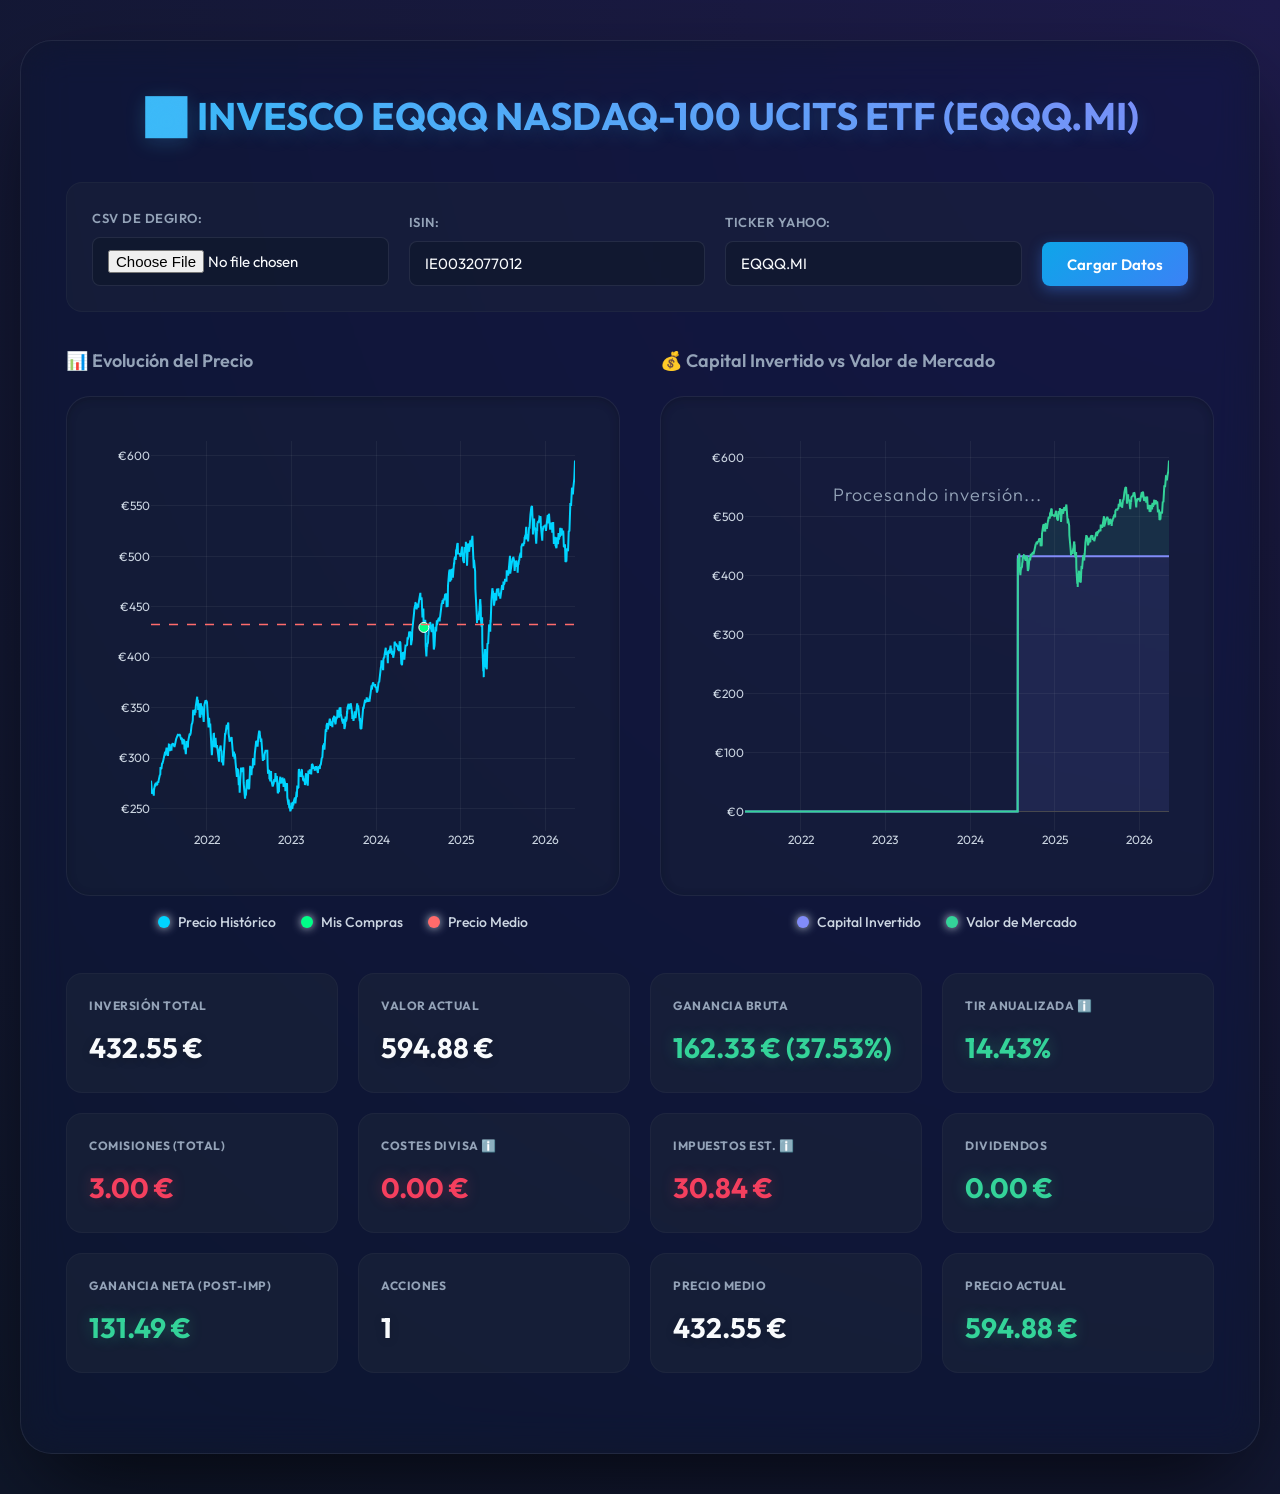
<file: index.html>
<!DOCTYPE html>
<html lang="es">
<head>
    <meta charset="UTF-8">
    <meta name="viewport" content="width=device-width, initial-scale=1.0">
    <title>DataShow</title>
    <script>
    (function() {
        var isMobile = /Android|webOS|iPhone|iPad|iPod|BlackBerry|IEMobile|Opera Mini/i.test(navigator.userAgent);
        var isPWA = window.matchMedia('(display-mode: standalone)').matches;
        
        if (isMobile || isPWA) {
            window.location.href = 'mobile/';
        } else {
            window.location.href = 'desktop/';
        }
    })();
    </script>
    <noscript>
        <meta http-equiv="refresh" content="0;url=desktop/">
    </noscript>
</head>
<body>
    <p>Redirigiendo...</p>
</body>
</html>
</file>
<file: desktop/style.css>
@import url('https://fonts.googleapis.com/css2?family=Outfit:wght@300;400;600;700&display=swap');

* { box-sizing: border-box; margin: 0; padding: 0; }
body { 
    font-family: 'Outfit', -apple-system, BlinkMacSystemFont, sans-serif; 
    background: radial-gradient(circle at top right, #1e1b4b, #0f172a);
    color: #f1f5f9; 
    padding: 40px 20px; 
    min-height: 100vh;
    line-height: 1.6;
}
.container { 
    max-width: 1300px; 
    margin: 0 auto; 
    background: rgba(15, 23, 42, 0.6);
    backdrop-filter: blur(20px) saturate(180%);
    border: 1px solid rgba(255, 255, 255, 0.08);
    border-radius: 32px;
    padding: 45px;
    box-shadow: 0 40px 100px -20px rgba(0, 0, 0, 0.7);
}
h1 { 
    text-align: center; 
    margin-bottom: 35px; 
    font-weight: 700;
    font-size: 2.4rem;
    background: linear-gradient(to right, #38bdf8, #818cf8);
    -webkit-background-clip: text;
    -webkit-text-fill-color: transparent;
    text-shadow: 0 4px 20px rgba(56, 189, 248, 0.2);
}
.controls { 
    background: rgba(30, 41, 59, 0.4); 
    padding: 25px; 
    border-radius: 16px; 
    margin-bottom: 35px; 
    display: flex; 
    gap: 20px; 
    flex-wrap: wrap; 
    align-items: flex-end; 
    border: 1px solid rgba(255, 255, 255, 0.03);
}
.control-group { display: flex; flex-direction: column; gap: 8px; flex: 1; min-width: 200px; }
.control-group label { font-size: 13px; color: #94a3b8; text-transform: uppercase; letter-spacing: 0.5px; font-weight: 600; }
.control-group input { 
    padding: 12px 15px; 
    border-radius: 8px; 
    border: 1px solid rgba(148, 163, 184, 0.15); 
    background: rgba(15, 23, 42, 0.6); 
    color: #f8fafc; 
    font-family: inherit;
    font-size: 15px;
    transition: all 0.3s ease;
}
.control-group input:focus {
    outline: none;
    border-color: #38bdf8;
    box-shadow: 0 0 0 3px rgba(56, 189, 248, 0.15);
}
.refresh-btn { 
    background: linear-gradient(135deg, #0ea5e9 0%, #3b82f6 100%); 
    color: #ffffff; 
    border: none; 
    padding: 0 25px; 
    border-radius: 8px; 
    cursor: pointer; 
    font-weight: 600; 
    height: 44px; 
    margin: 0; 
    font-family: inherit;
    font-size: 15px;
    transition: all 0.3s ease;
    box-shadow: 0 4px 14px rgba(59, 130, 246, 0.4);
}
.refresh-btn:hover { 
    transform: translateY(-2px);
    box-shadow: 0 6px 20px rgba(59, 130, 246, 0.6);
}
.refresh-btn:active {
    transform: translateY(1px);
}
.stats { 
    display: grid;
    grid-template-columns: repeat(auto-fill, minmax(220px, 1fr));
    gap: 20px; 
    margin-top: 40px;
    margin-bottom: 35px; 
}
.stat-box { 
    background: rgba(30, 41, 59, 0.5); 
    padding: 22px; 
    border-radius: 16px; 
    position: relative; 
    border: 1px solid rgba(255, 255, 255, 0.03);
    transition: transform 0.3s cubic-bezier(0.4, 0, 0.2, 1), background 0.3s ease;
}
.stat-box:hover {
    transform: translateY(-5px);
    background: rgba(30, 41, 59, 0.7);
    border-color: rgba(255, 255, 255, 0.1);
}
.stat-box h3 { 
    font-size: 12px; 
    color: #94a3b8; 
    margin-bottom: 10px; 
    text-transform: uppercase; 
    display: flex; 
    align-items: center; 
    gap: 6px; 
    letter-spacing: 0.5px;
}
.stat-box .value { 
    font-size: 28px; 
    font-weight: 700; 
    color: #f8fafc;
    text-shadow: 0 2px 10px rgba(0,0,0,0.2);
}
.stat-box .value.positive { color: #34d399; text-shadow: 0 0 15px rgba(52, 211, 153, 0.3); }
.stat-box .value.negative { color: #f43f5e; text-shadow: 0 0 15px rgba(244, 63, 94, 0.3); }
.main-charts {
    display: grid;
    grid-template-columns: 1fr 1fr;
    gap: 40px;
    margin-bottom: 40px;
}

.chart-section {
    display: flex;
    flex-direction: column;
}

.section-title {
    font-size: 18px;
    font-weight: 600;
    color: #94a3b8;
    margin-bottom: 20px;
    display: flex;
    align-items: center;
    gap: 10px;
}

.chart-container { 
    background: rgba(30, 41, 59, 0.3); 
    border-radius: 24px; 
    padding: 24px; 
    flex: 1;
    border: 1px solid rgba(255, 255, 255, 0.05);
    box-shadow: inset 0 2px 10px rgba(0,0,0,0.2);
}
#chart, #comparisonChart { width: 100%; height: 450px; }

.legend { display: flex; gap: 25px; justify-content: center; margin-top: 15px; }
.legend-item { display: flex; align-items: center; gap: 8px; font-size: 14px; color: #cbd5e1; font-weight: 500; }
.legend-dot { width: 12px; height: 12px; border-radius: 50%; box-shadow: 0 0 10px currentColor; }
.loading { text-align: center; padding: 60px; font-size: 18px; color: #94a3b8; font-weight: 300; letter-spacing: 1px; }
.error { 
    background: rgba(244, 63, 94, 0.15); 
    color: #fda4af; 
    padding: 20px; 
    border-radius: 16px; 
    text-align: center; 
    margin: 20px 0; 
    border: 1px solid rgba(244, 63, 94, 0.4);
    display: none; 
    backdrop-filter: blur(10px);
}

/* Tooltip Styles */
.tooltip-container { cursor: help; }
.tooltip-text { 
    visibility: hidden; 
    width: 240px; 
    background: rgba(15, 23, 42, 0.95); 
    backdrop-filter: blur(8px);
    color: #e2e8f0; 
    text-align: center; 
    border: 1px solid rgba(56, 189, 248, 0.3); 
    border-radius: 10px; 
    padding: 12px 15px; 
    position: absolute; 
    z-index: 100; 
    bottom: 100%; 
    left: 50%; 
    transform: translateX(-50%) translateY(10px);
    margin-bottom: 12px; 
    font-size: 13px; 
    line-height: 1.5;
    font-weight: 400; 
    opacity: 0; 
    transition: all 0.3s cubic-bezier(0.4, 0, 0.2, 1); 
    pointer-events: none;
    box-shadow: 0 10px 25px -5px rgba(0, 0, 0, 0.6);
}
.tooltip-container:hover .tooltip-text { 
    visibility: visible; 
    opacity: 1; 
    transform: translateX(-50%) translateY(0);
}
</file>
<file: mobile/style.css>
@import url('https://fonts.googleapis.com/css2?family=Outfit:wght@300;400;600;700&display=swap');

* { box-sizing: border-box; margin: 0; padding: 0; }
body { 
    font-family: 'Outfit', -apple-system, BlinkMacSystemFont, sans-serif; 
    background: radial-gradient(circle at top right, #1e1b4b, #0f172a);
    color: #f1f5f9; 
    padding: 40px 20px; 
    min-height: 100vh;
    line-height: 1.6;
}
.container { 
    max-width: 1300px; 
    margin: 0 auto; 
    background: rgba(15, 23, 42, 0.6);
    backdrop-filter: blur(20px) saturate(180%);
    border: 1px solid rgba(255, 255, 255, 0.08);
    border-radius: 32px;
    padding: 45px;
    box-shadow: 0 40px 100px -20px rgba(0, 0, 0, 0.7);
}
h1 { 
    text-align: center; 
    margin-bottom: 35px; 
    font-weight: 700;
    font-size: 2.4rem;
    background: linear-gradient(to right, #38bdf8, #818cf8);
    -webkit-background-clip: text;
    -webkit-text-fill-color: transparent;
    text-shadow: 0 4px 20px rgba(56, 189, 248, 0.2);
}
.controls { 
    background: rgba(30, 41, 59, 0.4); 
    padding: 25px; 
    border-radius: 16px; 
    margin-bottom: 35px; 
    display: flex; 
    gap: 20px; 
    flex-wrap: wrap; 
    align-items: flex-end; 
    border: 1px solid rgba(255, 255, 255, 0.03);
}
.control-group { display: flex; flex-direction: column; gap: 8px; flex: 1; min-width: 200px; }
.control-group label { font-size: 13px; color: #94a3b8; text-transform: uppercase; letter-spacing: 0.5px; font-weight: 600; }
.control-group input { 
    padding: 12px 15px; 
    border-radius: 8px; 
    border: 1px solid rgba(148, 163, 184, 0.15); 
    background: rgba(15, 23, 42, 0.6); 
    color: #f8fafc; 
    font-family: inherit;
    font-size: 15px;
    transition: all 0.3s ease;
}
.control-group input:focus {
    outline: none;
    border-color: #38bdf8;
    box-shadow: 0 0 0 3px rgba(56, 189, 248, 0.15);
}
.refresh-btn { 
    background: linear-gradient(135deg, #0ea5e9 0%, #3b82f6 100%); 
    color: #ffffff; 
    border: none; 
    padding: 0 25px; 
    border-radius: 8px; 
    cursor: pointer; 
    font-weight: 600; 
    height: 44px; 
    margin: 0; 
    font-family: inherit;
    font-size: 15px;
    transition: all 0.3s ease;
    box-shadow: 0 4px 14px rgba(59, 130, 246, 0.4);
}
.refresh-btn:hover { 
    transform: translateY(-2px);
    box-shadow: 0 6px 20px rgba(59, 130, 246, 0.6);
}
.refresh-btn:active {
    transform: translateY(1px);
}
.stats { 
    display: grid;
    grid-template-columns: repeat(auto-fill, minmax(220px, 1fr));
    gap: 20px; 
    margin-top: 40px;
    margin-bottom: 35px; 
}
.stat-box { 
    background: rgba(30, 41, 59, 0.5); 
    padding: 22px; 
    border-radius: 16px; 
    position: relative; 
    border: 1px solid rgba(255, 255, 255, 0.03);
    transition: transform 0.3s cubic-bezier(0.4, 0, 0.2, 1), background 0.3s ease;
}
.stat-box:hover {
    transform: translateY(-5px);
    background: rgba(30, 41, 59, 0.7);
    border-color: rgba(255, 255, 255, 0.1);
}
.stat-box h3 { 
    font-size: 12px; 
    color: #94a3b8; 
    margin-bottom: 10px; 
    text-transform: uppercase; 
    display: flex; 
    align-items: center; 
    gap: 6px; 
    letter-spacing: 0.5px;
}
.stat-box .value { 
    font-size: 28px; 
    font-weight: 700; 
    color: #f8fafc;
    text-shadow: 0 2px 10px rgba(0,0,0,0.2);
}
.stat-box .value.positive { color: #34d399; text-shadow: 0 0 15px rgba(52, 211, 153, 0.3); }
.stat-box .value.negative { color: #f43f5e; text-shadow: 0 0 15px rgba(244, 63, 94, 0.3); }
.main-charts {
    display: grid;
    grid-template-columns: 1fr 1fr;
    gap: 40px;
    margin-bottom: 40px;
}

.chart-section {
    display: flex;
    flex-direction: column;
}

.section-title {
    font-size: 18px;
    font-weight: 600;
    color: #94a3b8;
    margin-bottom: 20px;
    display: flex;
    align-items: center;
    gap: 10px;
}

.chart-container { 
    background: rgba(30, 41, 59, 0.3); 
    border-radius: 24px; 
    padding: 24px; 
    flex: 1;
    border: 1px solid rgba(255, 255, 255, 0.05);
    box-shadow: inset 0 2px 10px rgba(0,0,0,0.2);
}
#chart, #comparisonChart { width: 100%; height: 450px; }

.legend { display: flex; gap: 25px; justify-content: center; margin-top: 15px; }
.legend-item { display: flex; align-items: center; gap: 8px; font-size: 14px; color: #cbd5e1; font-weight: 500; }
.legend-dot { width: 12px; height: 12px; border-radius: 50%; box-shadow: 0 0 10px currentColor; }
.loading { text-align: center; padding: 60px; font-size: 18px; color: #94a3b8; font-weight: 300; letter-spacing: 1px; }
.error { 
    background: rgba(244, 63, 94, 0.15); 
    color: #fda4af; 
    padding: 20px; 
    border-radius: 16px; 
    text-align: center; 
    margin: 20px 0; 
    border: 1px solid rgba(244, 63, 94, 0.4);
    display: none; 
    backdrop-filter: blur(10px);
}

/* Tooltip Styles */
.tooltip-container { cursor: help; }
.tooltip-text { 
    visibility: hidden; 
    width: 240px; 
    background: rgba(15, 23, 42, 0.95); 
    backdrop-filter: blur(8px);
    color: #e2e8f0; 
    text-align: center; 
    border: 1px solid rgba(56, 189, 248, 0.3); 
    border-radius: 10px; 
    padding: 12px 15px; 
    position: absolute; 
    z-index: 100; 
    bottom: 100%; 
    left: 50%; 
    transform: translateX(-50%) translateY(10px);
    margin-bottom: 12px; 
    font-size: 13px; 
    line-height: 1.5;
    font-weight: 400; 
    opacity: 0; 
    transition: all 0.3s cubic-bezier(0.4, 0, 0.2, 1); 
    pointer-events: none;
    box-shadow: 0 10px 25px -5px rgba(0, 0, 0, 0.6);
}
.tooltip-container:hover .tooltip-text { 
    visibility: visible; 
    opacity: 1; 
    transform: translateX(-50%) translateY(0);
}

/* PWA Install Banner */
#installBanner {
    display: none;
    position: fixed;
    bottom: 0;
    left: 0;
    right: 0;
    background: linear-gradient(135deg, #0ea5e9 0%, #3b82f6 100%);
    color: white;
    padding: 16px 20px;
    text-align: center;
    font-weight: 600;
    z-index: 1000;
    cursor: pointer;
    box-shadow: 0 -4px 20px rgba(0,0,0,0.3);
}

/* Mobile Responsive Styles */
@media (max-width: 768px) {
    * { -webkit-tap-highlight-color: transparent; }
    
    body {
        padding: 0;
        padding-bottom: 80px;
        min-height: 100vh;
        background: #0f172a;
    }
    
    .container {
        max-width: 100%;
        margin: 0;
        border-radius: 0;
        padding: 20px 16px;
        min-height: 100vh;
        border: none;
        background: rgba(15, 23, 42, 0.95);
    }
    
    h1 {
        font-size: 1.3rem;
        margin-bottom: 20px;
        padding: 0 10px;
        line-height: 1.3;
    }
    
    .controls {
        padding: 16px;
        gap: 12px;
        border-radius: 12px;
        margin-bottom: 20px;
    }
    
    .control-group {
        min-width: 100%;
        flex: 1 1 100%;
    }
    
    .control-group label {
        font-size: 11px;
    }
    
    .control-group input {
        padding: 14px 12px;
        font-size: 16px;
    }
    
    .refresh-btn {
        width: 100%;
        height: 48px;
        font-size: 16px;
    }
    
    .main-charts {
        grid-template-columns: 1fr;
        gap: 24px;
        margin-bottom: 24px;
    }
    
    .chart-section {
        width: 100%;
    }
    
    .section-title {
        font-size: 14px;
        margin-bottom: 12px;
    }
    
    #chart, #comparisonChart {
        height: 300px;
        width: 100%;
    }
    
    .chart-container {
        padding: 12px;
        border-radius: 16px;
    }
    
    .legend {
        flex-wrap: wrap;
        gap: 12px;
        font-size: 12px;
    }
    
    .legend-item {
        font-size: 12px;
    }
    
    .stats {
        grid-template-columns: 1fr 1fr;
        gap: 12px;
        margin-top: 24px;
        margin-bottom: 20px;
    }
    
    .stat-box {
        padding: 14px;
        border-radius: 12px;
    }
    
    .stat-box h3 {
        font-size: 10px;
        margin-bottom: 6px;
    }
    
    .stat-box .value {
        font-size: 18px;
    }
    
    .tooltip-text {
        width: 200px;
        font-size: 11px;
        padding: 10px 12px;
    }
    
    .error {
        padding: 14px;
        font-size: 14px;
        border-radius: 12px;
        margin: 12px 0;
    }
    
    .loading {
        padding: 40px;
        font-size: 14px;
    }
}

@media (max-width: 380px) {
    .container {
        padding: 16px 12px;
    }
    
    h1 {
        font-size: 1.1rem;
    }
    
    .stats {
        grid-template-columns: 1fr;
    }
    
    .stat-box .value {
        font-size: 16px;
    }
    
    #chart, #comparisonChart {
        height: 250px;
    }
}

@media (min-width: 769px) and (max-width: 1024px) {
    .container {
        padding: 30px 20px;
    }
    
    .stats {
        grid-template-columns: repeat(3, 1fr);
    }
    
    #chart, #comparisonChart {
        height: 350px;
    }
}
</file>
